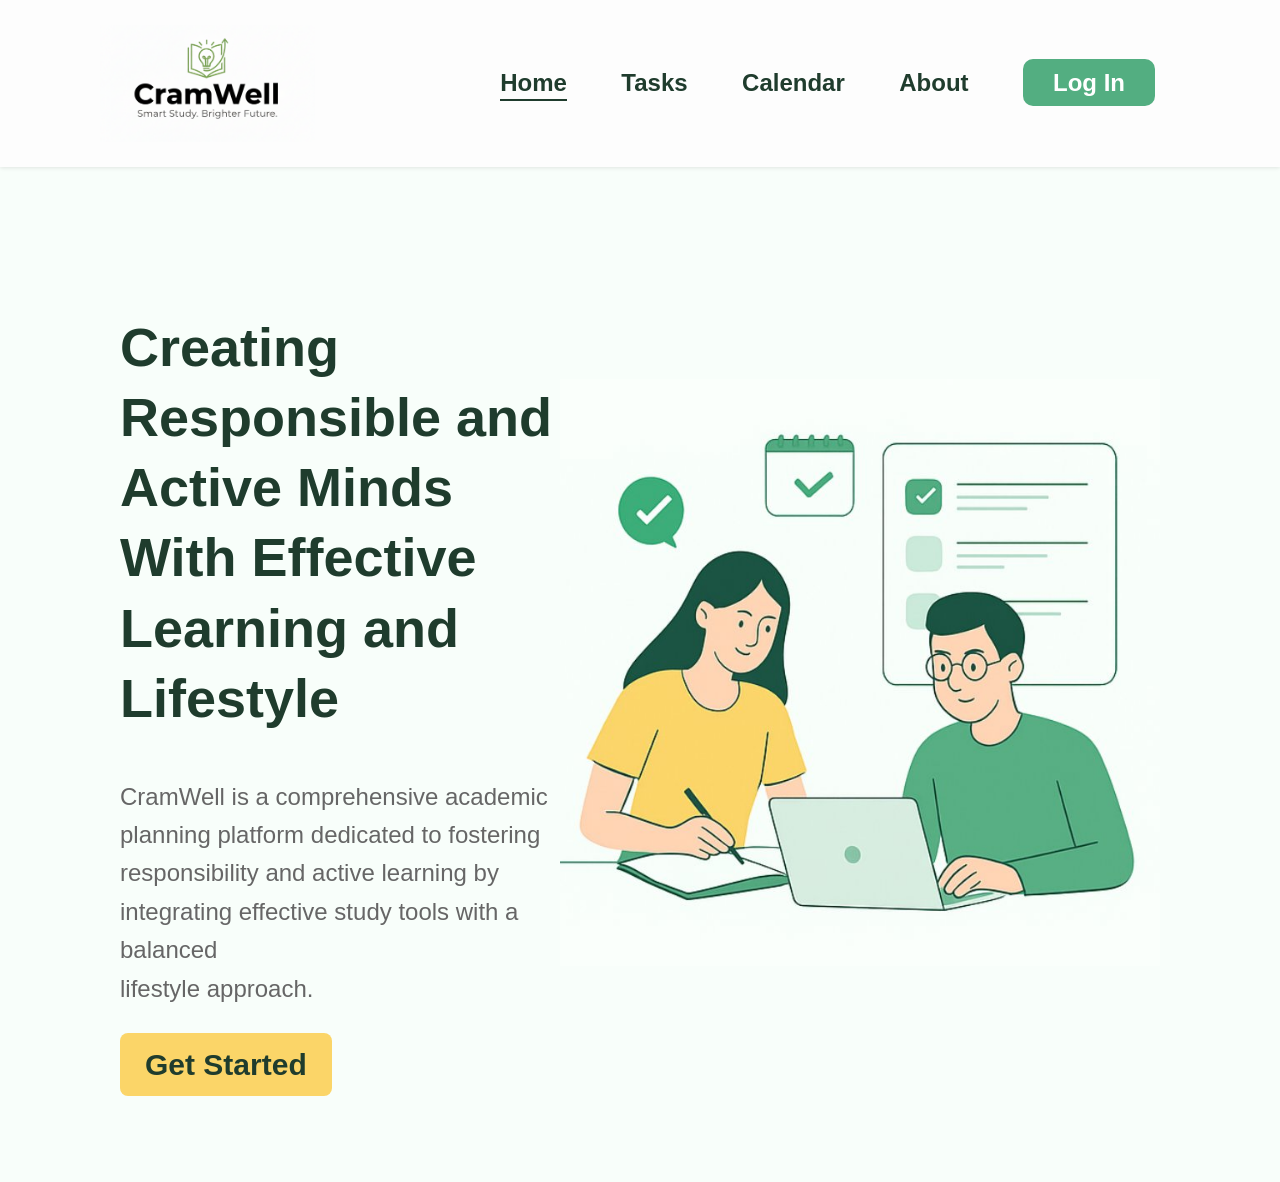
<file: index.html>
<!DOCTYPE html>
<html lang="en">
<head>
    <meta charset="UTF-8">
    <meta http-equiv="refresh" content="0; url=loged-out/index.html">
    <title>Cramwell</title>
</head>
<body>
    <p>
        Redirecting to
        <a href="loged-out/index.html">Cramwell</a>...
    </p>
</body>
</html>
</file>
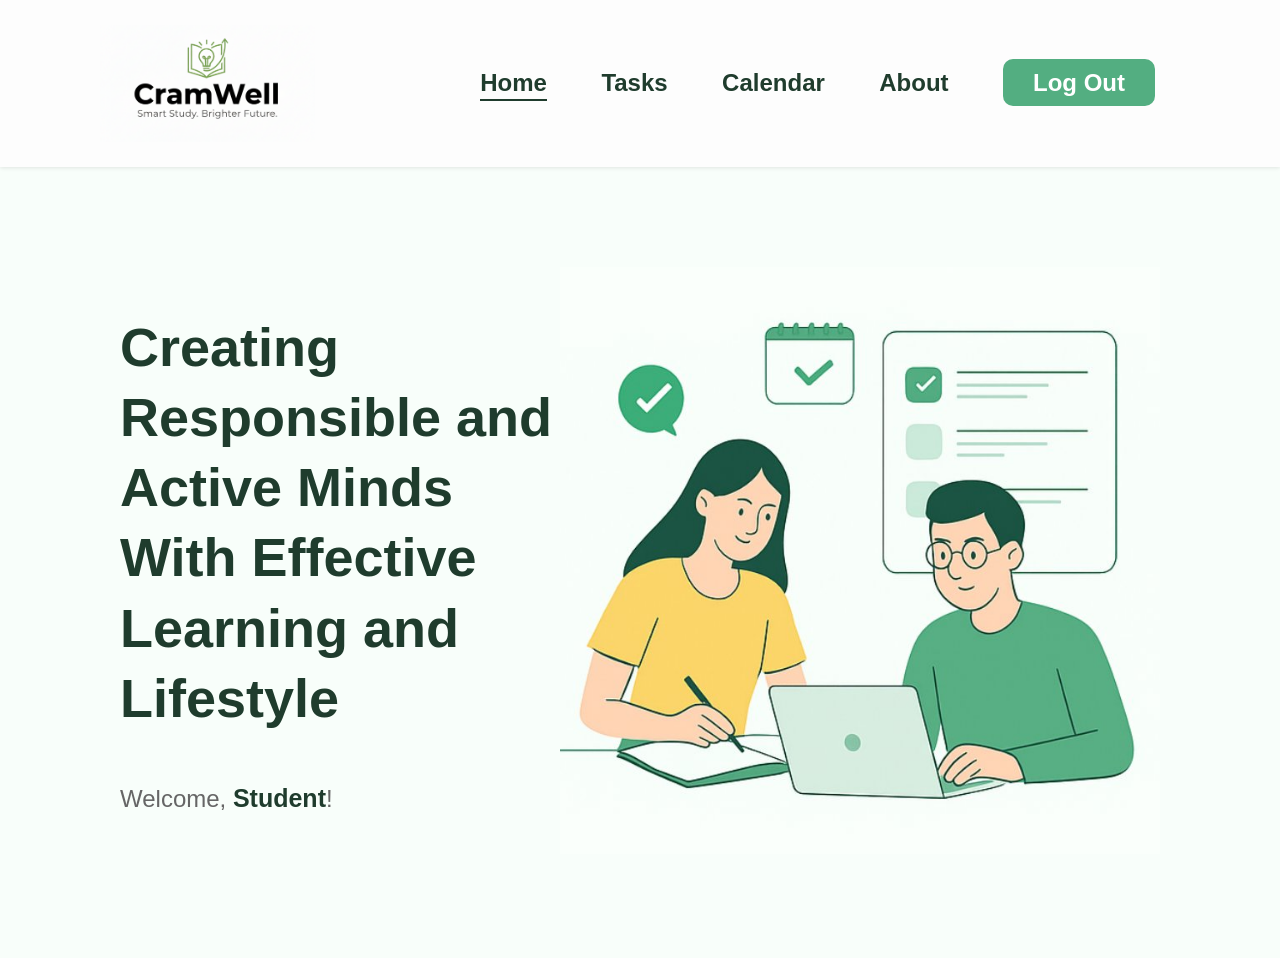
<file: loged-in/index.html>
<!DOCTYPE html>
<html lang="en">
<head>
	<title>CramWell | Home</title>
	<link rel="stylesheet" href="../css/style.css" />
</head>
<body>
	<header>
		<div class="logo">
			<img src="../image/cramWell.png" alt="CramWell Logo" style="width: 215px; height: auto;">
		</div>
		<nav>
			<a href="index.html" class="active">Home</a>
			<a href="tasks.html">Tasks</a>
			<a href="calendar.html" >Calendar</a>
			<a href="about.html">About</a>
			<a href="../loged-out/index.html" class="login-btn">Log Out</a>
		</nav>
	</header>

	<section class="main">
		<div class="text">
			<h1>Creating Responsible and Active Minds With Effective Learning and Lifestyle</h1>
			<p>Welcome, <strong><span id="userName">Student</span></strong>!</p>

		</div>
		<div class="illustration1">
			<img src="../image/homeIcon.jpg" />
		</div>
	</section>

	<script>
  const userName = localStorage.getItem("userName");

  if(userName) {
      document.getElementById("userName").textContent = userName;
  } else {
      document.getElementById("userName").textContent = "Student";
  }
	</script>
</body>
</html>
</file>
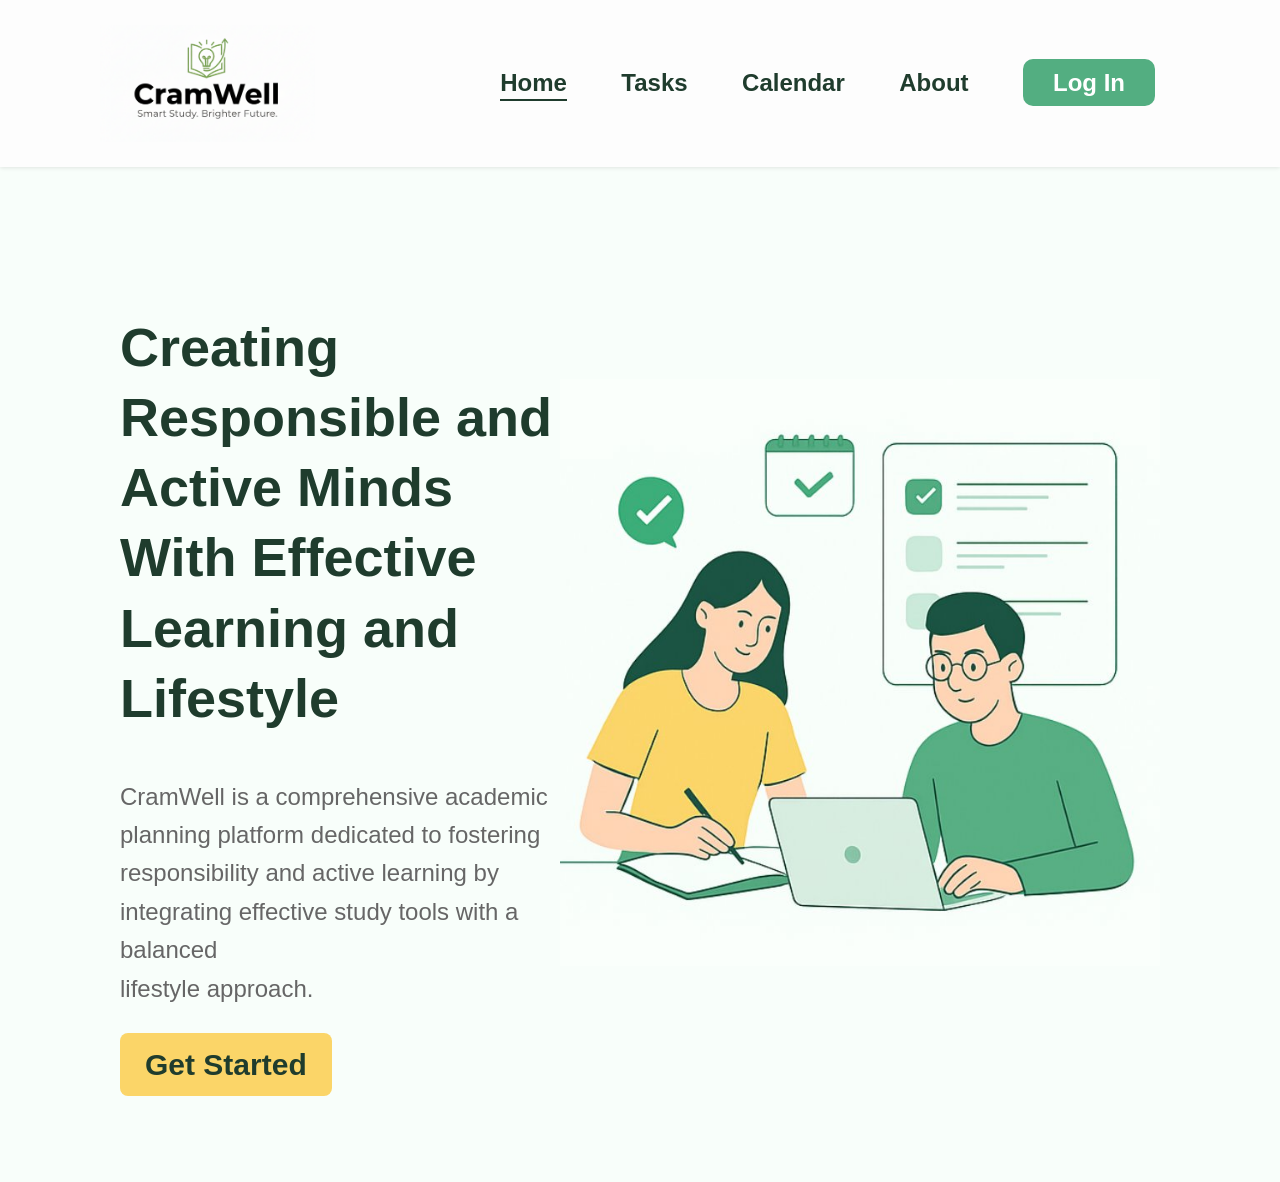
<file: loged-out/index.html>
<!DOCTYPE html>
<html lang="en">
<head>
	<title>CramWell | Home</title>
	<link rel="stylesheet" href="../css/style.css" />
</head>
<body>
	<header>
		<div class="logo">
			<img src="../image/cramWell.png" alt="CramWell Logo" style="width: 215px; height: auto;">
		</div>
		<nav>
			<a href="index.html" class="active">Home</a>
			<a href="tasks.html">Tasks</a>
			<a href="calendar.html" >Calendar</a>
			<a href="about.html">About</a>
			<a href="login.html" class="login-btn">Log In</a>
		</nav>
	</header>

	<section class="main">
		<div class="text">
			<h1>Creating Responsible and Active Minds With Effective Learning and Lifestyle</h1>
			<p>
				CramWell is a comprehensive academic planning platform dedicated to fostering responsibility and active learning by integrating effective study 
				tools with a balanced <br> lifestyle approach.
			</p>
			<a href="signup.html" class="btn">Get Started</a>

		</div>
		<div class="illustration1">
			<img src="../image/homeIcon.jpg" />
		</div>
	</section>
</body>
</html>
</file>
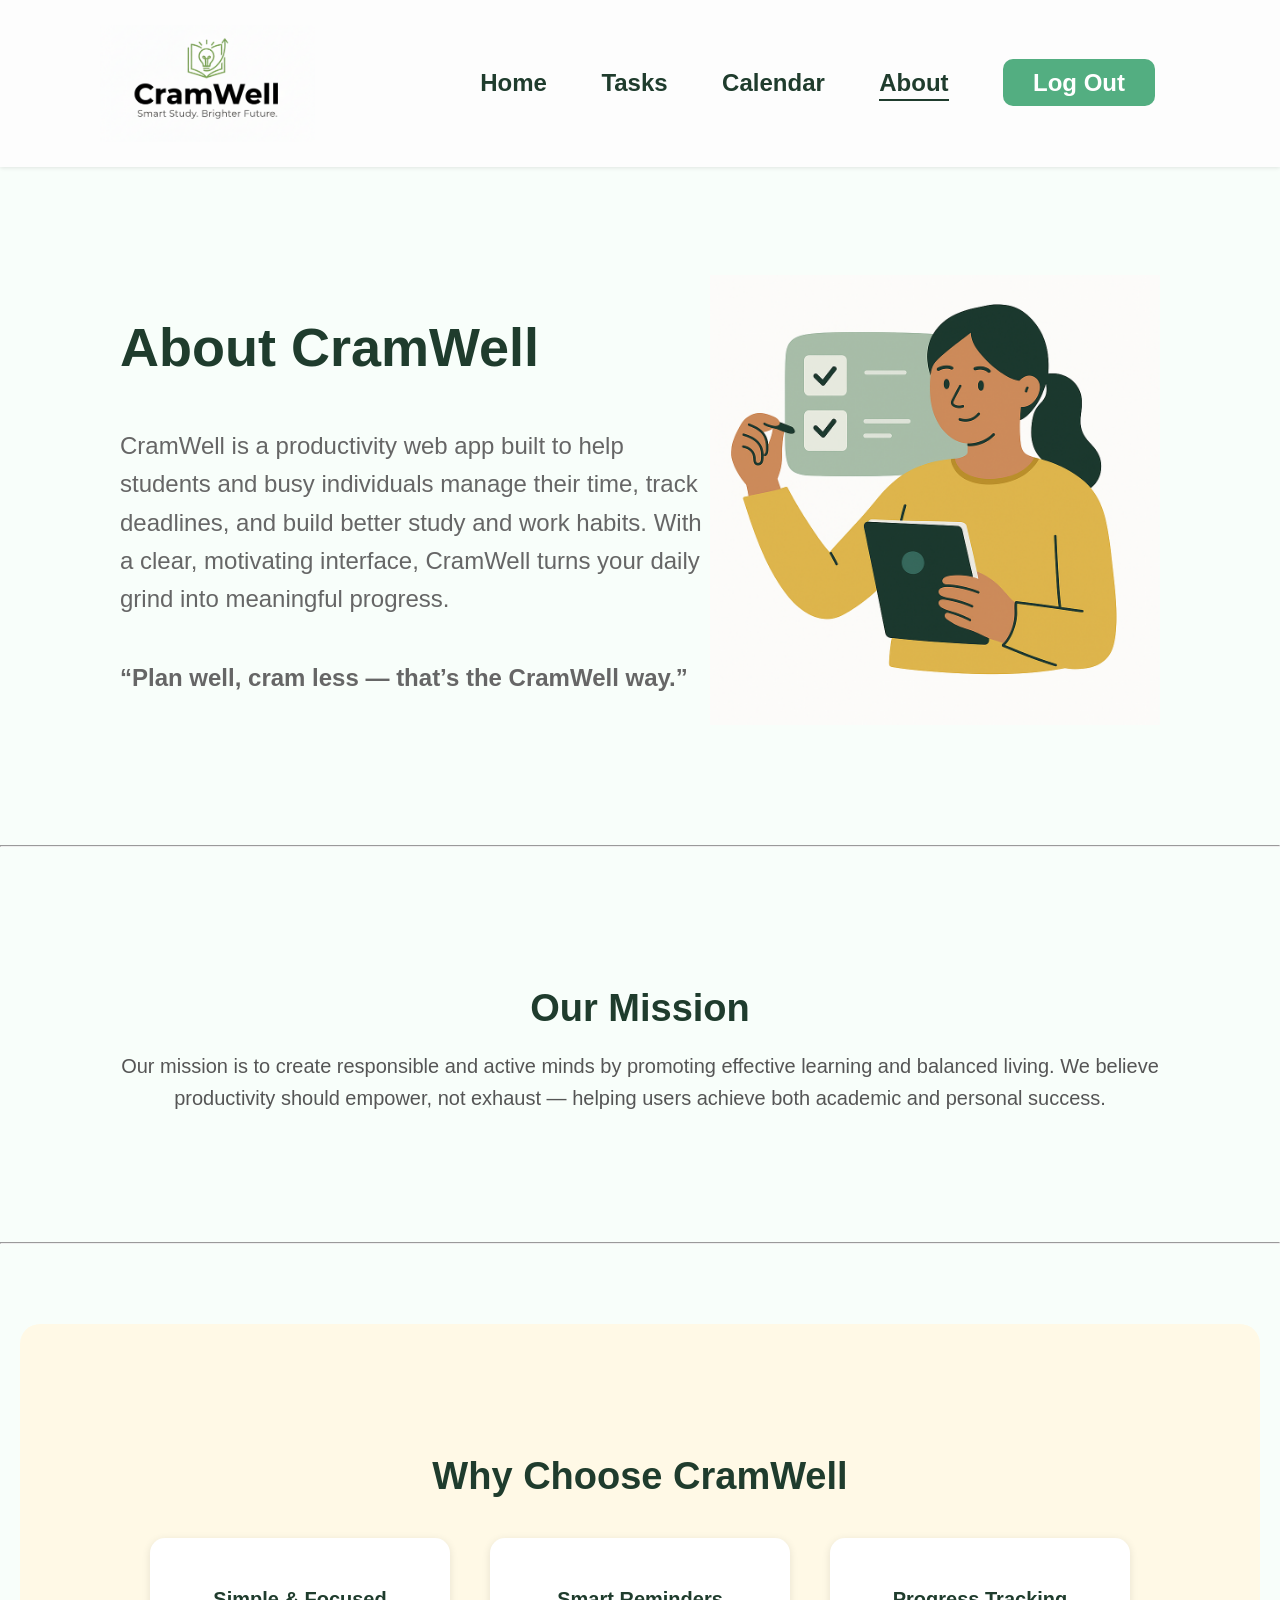
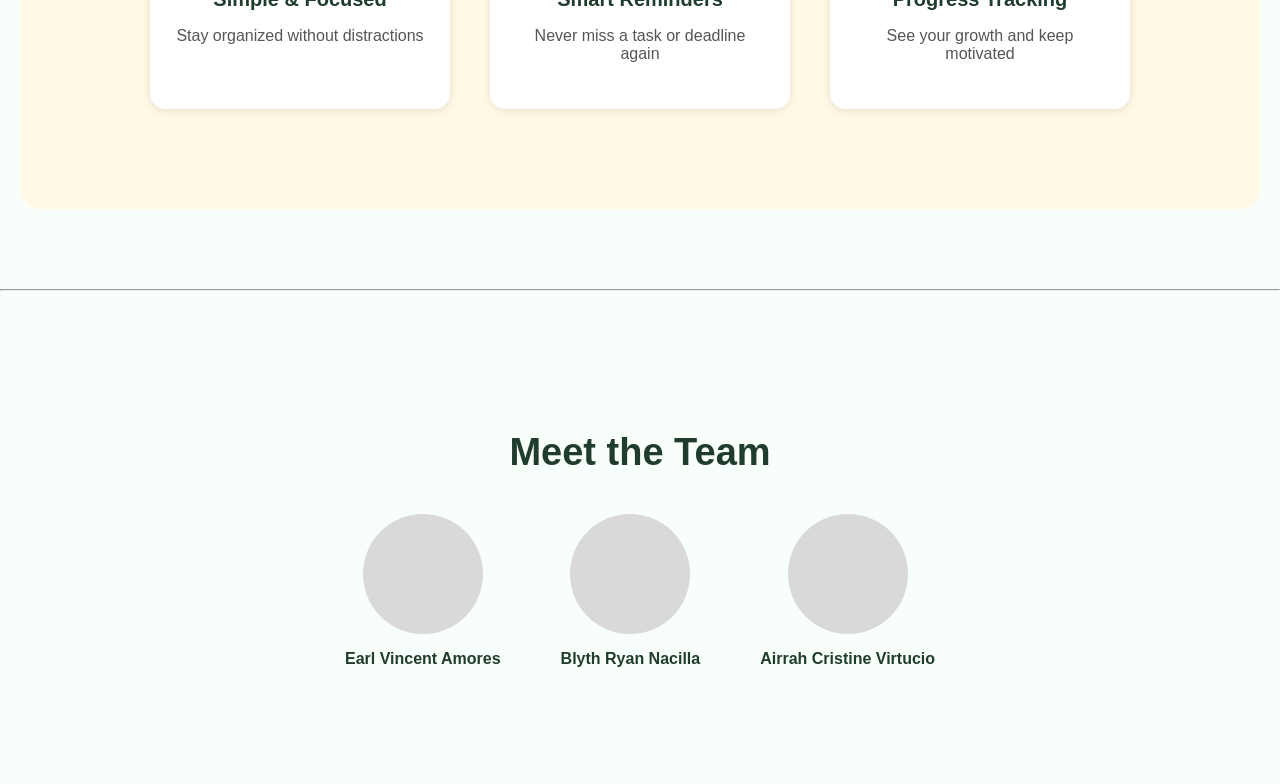
<file: loged-in/about.html>
<!DOCTYPE html>
<html lang="en">
<head>
	<meta charset="UTF-8">
	<meta name="viewport" content="width=device-width, initial-scale=1.0">
	<title>CramWell | About</title>
	<link rel="stylesheet" href="../css/style.css">
</head>
<body>
	<header>
		<div class="logo">
			<img src="../image/cramWell.png" alt="CramWell Logo" style="width: 215px; height: auto;">
		</div>
		<nav>
			<a href="index.html">Home</a>
			<a href="tasks.html">Tasks</a>
			<a href="calendar.html" >Calendar</a>
			<a href="about.html" class="active">About</a>
			<a href="../loged-out/index.html" class="login-btn">Log Out</a>
		</nav>
	</header>
	<main>
		<section class="main">
			<div class="text">
				<h1>About CramWell</h1>
				<p>
					CramWell is a productivity web app built to help students and busy individuals manage their time, track deadlines,
					and build better study and work habits. With a clear, motivating interface, CramWell turns your daily grind into meaningful progress.
				</p>
				<p><strong>“Plan well, cram less — that’s the CramWell way.”</strong></p>
			</div>
			<div class="illustration">
				<img src="../image/about.png" alt="Student planning illustration">
			</div>
		</section>
		<hr>
		<section class="content">
			<h1>Our Mission</h1>
			<p>
				Our mission is to create responsible and active minds by promoting effective learning and balanced living.
				We believe productivity should empower, not exhaust — helping users achieve both academic and personal success.
			</p>
		</section>
		<hr>
		<section class="why-choose">
		  <h1>Why Choose CramWell</h1>
		  <div class="features">
			<div class="feature">
			  <h3>Simple & Focused</h3>
			  <p>Stay organized without distractions</p>
			</div>
			<div class="feature">
			  <h3>Smart Reminders</h3>
			  <p>Never miss a task or deadline again</p>
			</div>
			<div class="feature">
			  <h3>Progress Tracking</h3>
			  <p>See your growth and keep motivated</p>
			</div>
		  </div>
		</section>
		<hr>
		<section class="team">
		  <h1>Meet the Team</h1>
		  <div class="members">
			<div class="member">
			  <div class="avatar"></div>
			  <p><strong>Earl Vincent Amores</strong></p>
			</div>
			<div class="member">
			  <div class="avatar"></div>
			  <p><strong>Blyth Ryan Nacilla</strong></p>
			</div>
			<div class="member">
			  <div class="avatar"></div>
			  <p><strong>Airrah Cristine Virtucio</strong></p>
			</div>
		  </div>
		</section>

	</main>
</body>
</html>
</file>
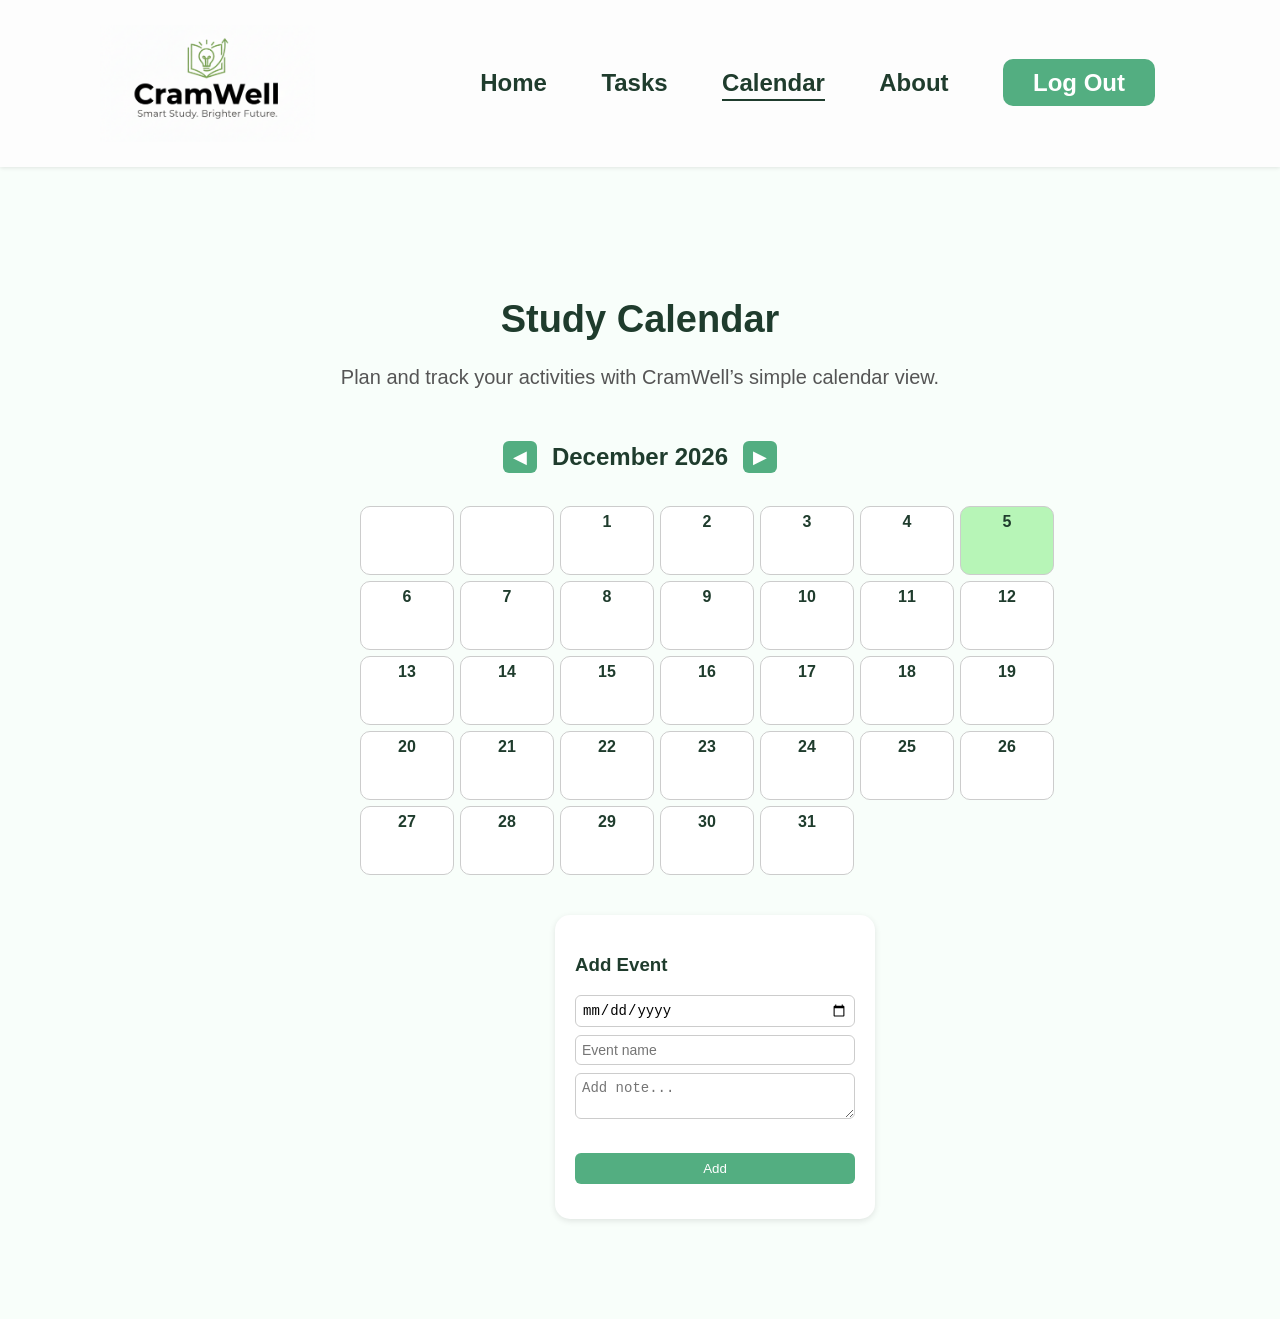
<file: loged-in/calendar.html>
<!DOCTYPE html>
<html lang="en">
<head>
	<title>CramWell | Calendar</title>
	<link rel="stylesheet" href="../css/style.css">
</head>

<body>
<header>
		<div class="logo">
			<img src="../image/cramWell.png" alt="CramWell Logo" style="width: 215px; height: auto;">
		</div>
		<nav>
			<a href="index.html">Home</a>
			<a href="tasks.html">Tasks</a>
			<a href="calendar.html" class="active">Calendar</a>
			<a href="about.html">About</a>
			<a href="../loged-out/index.html" class="login-btn">Log Out</a>
		</nav>
	</header>

<section class="content">
  <h1>Study Calendar</h1>
  <p>Plan and track your activities with CramWell’s simple calendar view.</p>

  <div class="calendar-container">
    <div>
      <div class="month-nav">
        <button id="prevMonth">&#9664;</button>
        <h2 id="monthYear"></h2>
        <button id="nextMonth">&#9654;</button>
      </div>
      <div id="calendar"></div>
    </div>

    <div class="event-box">
      <h3>Add Event</h3>
      <form id="eventForm">
        <input type="date" id="eventDate" required>
        <input type="text" id="eventTitle" placeholder="Event name" required>
        <textarea id="eventNote" placeholder="Add note..." rows="2"></textarea><br>
        <button type="submit">Add</button>
      </form>
      <div id="eventList"></div>
    </div>
  </div>
</section>

<script>
const calendar=document.getElementById('calendar');
const monthYearDisplay=document.getElementById('monthYear');
const eventList=document.getElementById('eventList');
let events=JSON.parse(localStorage.getItem("events"))||{};
let currentDate=new Date();

function saveEvents(){localStorage.setItem("events",JSON.stringify(events));}

function renderCalendar(year,month){
  calendar.innerHTML='';
  const firstDay=new Date(year,month,1);
  const daysInMonth=new Date(year,month+1,0).getDate();
  const startDay=firstDay.getDay();
  const today=new Date();
  const isCurrentMonth=today.getMonth()===month&&today.getFullYear()===year;
  monthYearDisplay.textContent=new Date(year,month).toLocaleString('default',{month:'long',year:'numeric'});

  for(let i=0;i<startDay;i++){
    const empty=document.createElement('div');
    empty.className='day blank';
    calendar.appendChild(empty);
  }

  for(let i=1;i<=daysInMonth;i++){
    const dateKey=`${year}-${String(month+1).padStart(2,'0')}-${String(i).padStart(2,'0')}`;
    const dayEl=document.createElement('div');
    dayEl.className='day';
    dayEl.innerHTML=`<strong>${i}</strong>`;
    if(isCurrentMonth&&i===today.getDate()) dayEl.classList.add('current-day');
    if(events[dateKey]) events[dateKey].forEach(ev=>{
      const evDiv=document.createElement('div');
      evDiv.className=`event ${ev.done?"done":""}`;
      evDiv.textContent=ev.title;
      dayEl.appendChild(evDiv);
    });
    dayEl.onclick=()=>showEvents(dateKey);
    calendar.appendChild(dayEl);
  }
}

function showEvents(dateKey){
  eventList.innerHTML=`<h3>Events on ${dateKey}</h3>`;
  const dayEvents=events[dateKey]||[];
  if(!dayEvents.length) eventList.innerHTML+=`<p>No events yet.</p>`;
  dayEvents.forEach((ev,index)=>{
    const item=document.createElement('div');
    item.className='event-item';
    item.innerHTML=`
      <label style="display:flex;align-items:center;gap:8px;">
        <input type="checkbox" ${ev.done?"checked":""} onchange="toggleDone('${dateKey}',${index})">
        <strong class="${ev.done?"done":""}">${ev.title}</strong>
      </label>
      ${ev.note?`<p class="note">📝 ${ev.note}</p>`:""}
      <button onclick="removeEvent('${dateKey}',${index})" style="background:#e74c3c;">Delete</button>
    `;
    eventList.appendChild(item);
  });
}

function toggleDone(dateKey,index){
  events[dateKey][index].done=!events[dateKey][index].done;
  saveEvents();
  showEvents(dateKey);
  renderCalendar(currentDate.getFullYear(),currentDate.getMonth());
}

function removeEvent(dateKey,index){
  events[dateKey].splice(index,1);
  if(!events[dateKey].length) delete events[dateKey];
  saveEvents();
  showEvents(dateKey);
  renderCalendar(currentDate.getFullYear(),currentDate.getMonth());
}

document.getElementById("eventForm").addEventListener("submit",e=>{
  e.preventDefault();
  const date=document.getElementById("eventDate").value;
  const title=document.getElementById("eventTitle").value.trim();
  const note=document.getElementById("eventNote").value.trim();
  if(!date||!title) return;
  if(!events[date]) events[date]=[];
  events[date].push({title,note,done:false});
  saveEvents();
  e.target.reset();
  const [year,month]=date.split('-').map(Number);
  renderCalendar(year,month-1);
  showEvents(date);
});

function changeMonth(offset){
  currentDate.setMonth(currentDate.getMonth()+offset);
  renderCalendar(currentDate.getFullYear(),currentDate.getMonth());
}

document.getElementById('prevMonth').addEventListener('click',()=>changeMonth(-1));
document.getElementById('nextMonth').addEventListener('click',()=>changeMonth(1));

renderCalendar(currentDate.getFullYear(),currentDate.getMonth());
</script>
</body>
</html>
</file>
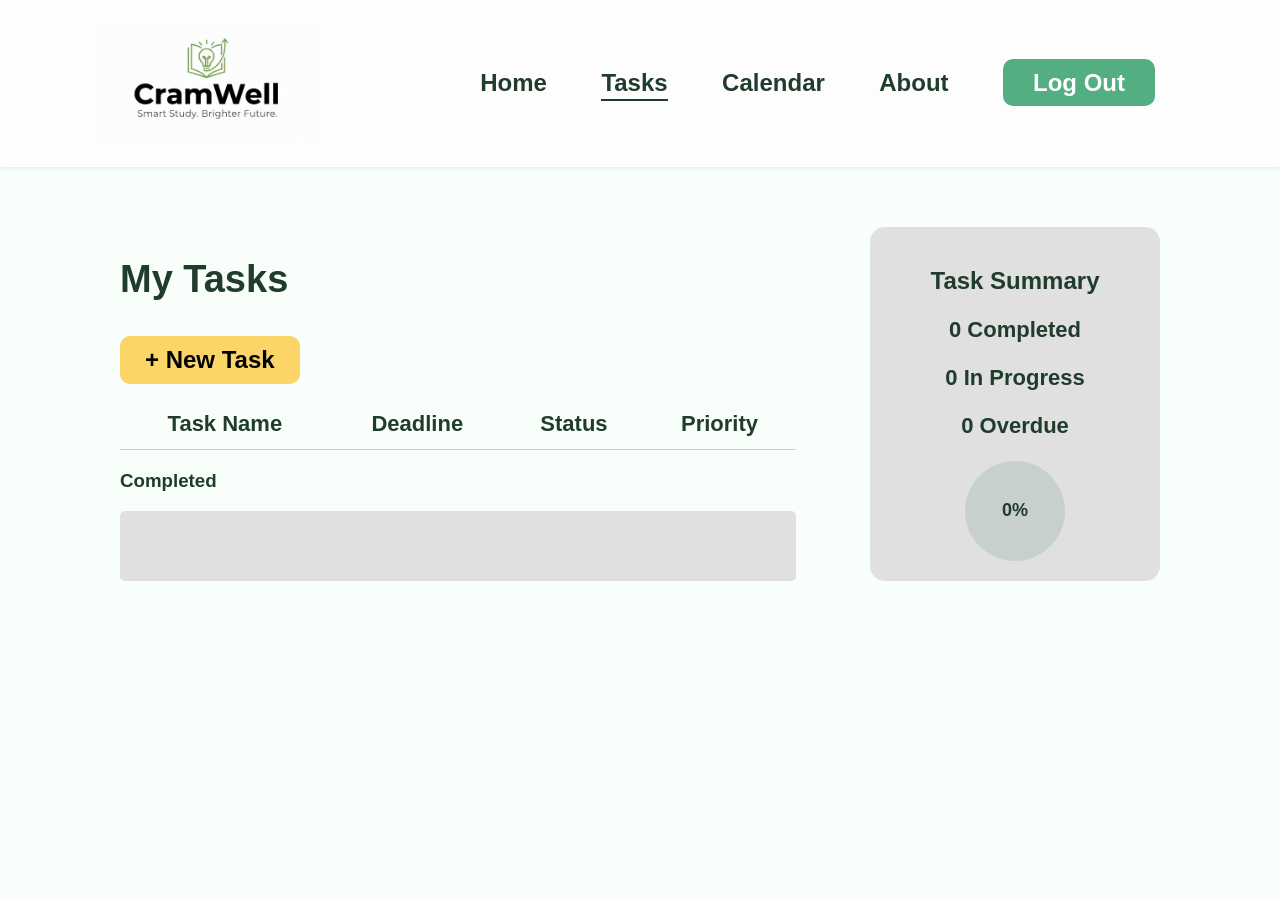
<file: loged-in/tasks.html>
<!DOCTYPE html>
<html lang="en">
<head>
	<meta charset="UTF-8">
	<meta name="viewport" content="width=device-width, initial-scale=1.0">
	<title>CramWell | Tasks</title>
	<link rel="stylesheet" href="../css/style.css">
</head>
<body>
	<header>
		<div class="logo">
			<img src="../image/cramWell.png" alt="CramWell Logo" style="width: 215px; height: auto;">
		</div>
		<nav>
			<a href="index.html">Home</a>
			<a href="tasks.html" class="active">Tasks</a>
			<a href="calendar.html" >Calendar</a>
			<a href="about.html">About</a>
			<a href="../loged-out/index.html" class="login-btn">Log Out</a>
		</nav>
	</header>

	<main class="task-container">
		<section class="task-list">
			<h2>My Tasks</h2>
			<button class="new-task">+ New Task</button>

			<table id="taskTable">
				<thead>
					<tr>
						<th>Task Name</th>
						<th>Deadline</th>
						<th>Status</th>
						<th>Priority</th>
					</tr>
				</thead>
				<tbody></tbody>
			</table>

			<h3>Completed</h3>
			<div class="completed-box" id="completedList"></div>
		</section>

		<aside class="summary-box">
			<h1>Task Summary</h1>
			<p><span id="completedCount">0</span> Completed</p>
			<p><span id="progressCount">0</span> In Progress</p>
			<p><span id="overdueCount">0</span> Overdue</p>
			<div class="circle"  id="progressCircle">0%
			
			</div>
		</aside>
	</main>

	<div id="taskModal" class="modal">
		<div class="modal-content">
			<h3>Add New Task</h3>
			<input type="text" id="taskName" placeholder="Task Name">
			<input type="date" id="taskDeadline">
			<select id="taskPriority">
				<option value="Low">Low</option>
				<option value="Medium">Medium</option>
				<option value="High">High</option>
			</select>
			<button id="addTaskBtn">Add Task</button>
			<button id="closeModal">Cancel</button>
		</div>
	</div>

	<script>
		const newTaskBtn = document.querySelector('.new-task');
		const modal = document.getElementById('taskModal');
		const closeModal = document.getElementById('closeModal');
		const addTaskBtn = document.getElementById('addTaskBtn');
		const taskTable = document.querySelector('#taskTable tbody');
		const completedList = document.getElementById('completedList');

		let tasks = [];

		const savedTasks = localStorage.getItem('tasks');
		if (savedTasks) {
			tasks = JSON.parse(savedTasks);
			updateUI();
		}

		newTaskBtn.onclick = () => modal.style.display = 'flex';
		closeModal.onclick = () => modal.style.display = 'none';

		addTaskBtn.onclick = () => {
			const name = document.getElementById('taskName').value.trim();
			const deadline = document.getElementById('taskDeadline').value;
			const priority = document.getElementById('taskPriority').value;

			if (!name || !deadline) return alert('Please fill in all fields.');

			const task = { name, deadline, status: "In Progress", priority };
			tasks.push(task);
			updateUI();
			modal.style.display = 'none';

			document.querySelectorAll('#taskModal input').forEach(el => el.value = '');
			document.getElementById('taskPriority').value = 'Low';
		};

		function updateUI() {
			taskTable.innerHTML = '';
			completedList.innerHTML = '';
			let completed = 0, inProgress = 0, overdue = 0;

			tasks.forEach((task, i) => {
				const today = new Date();
				const deadlineDate = new Date(task.deadline + "T23:59:59");
				if (task.status !== "Completed" && today > deadlineDate) {
					task.status = "Overdue";
				}

				if (task.status === 'Completed') {
					completed++;
					completedList.innerHTML += `
						<div class="completed-item">
							<span>${task.name}</span>
							<button class="remove-btn" data-index="${i}">Remove</button>
						</div>`;
				} else {
					if (task.status === 'In Progress') inProgress++;
					if (task.status === 'Overdue') overdue++;

					let dotColor = task.status === 'Overdue' ? 'red' : 'blue';

					taskTable.innerHTML += `
					<tr>
						<td>${task.name}</td>
						<td>${new Date(task.deadline).toDateString()}</td>
						<td><span class="dot ${dotColor}"></span>${task.status}</td>
						<td>${task.priority}</td>
						<td><button class="complete-btn" data-index="${i}">Complete</button></td>
					</tr>`;
				}
			});

			document.querySelectorAll('.complete-btn').forEach(btn => {
				btn.onclick = () => {
					const i = parseInt(btn.getAttribute('data-index'));
					tasks[i].status = 'Completed';
					updateUI();
				};
			});

			document.querySelectorAll('.remove-btn').forEach(btn => {
				btn.onclick = () => {
					const i = parseInt(btn.getAttribute('data-index'));
					tasks.splice(i, 1);
					updateUI();
				};
			});

			document.getElementById('completedCount').textContent = completed;
			document.getElementById('progressCount').textContent = inProgress;
			document.getElementById('overdueCount').textContent = overdue;

			const total = tasks.length;
			const percent = total ? Math.round((completed / total) * 100) : 0;

			const circle = document.getElementById('progressCircle');
			circle.style.background = `conic-gradient(#1abc9c 0% ${percent}%, #c7d0cc ${percent}% 100%)`;
			circle.textContent = percent + '%';


			localStorage.setItem('tasks', JSON.stringify(tasks));
		}
		</script>


</body>
</html>
</file>
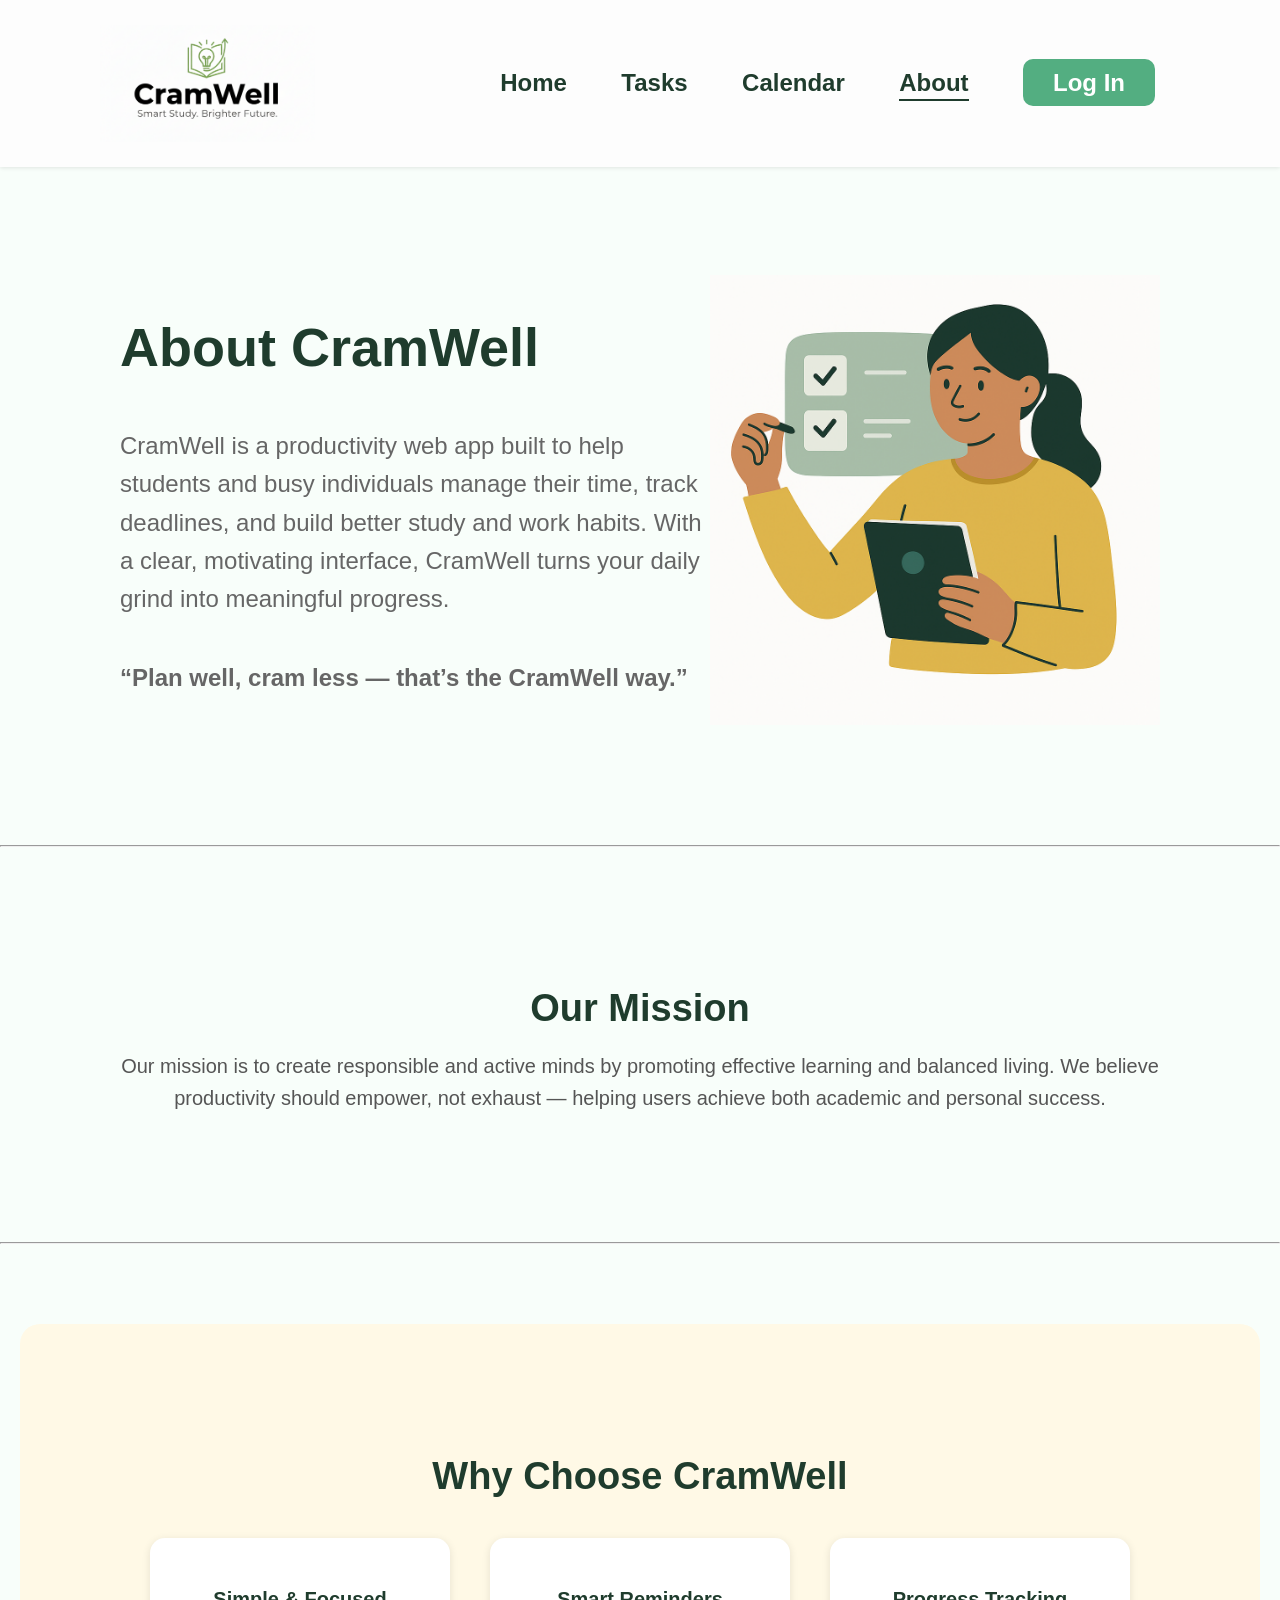
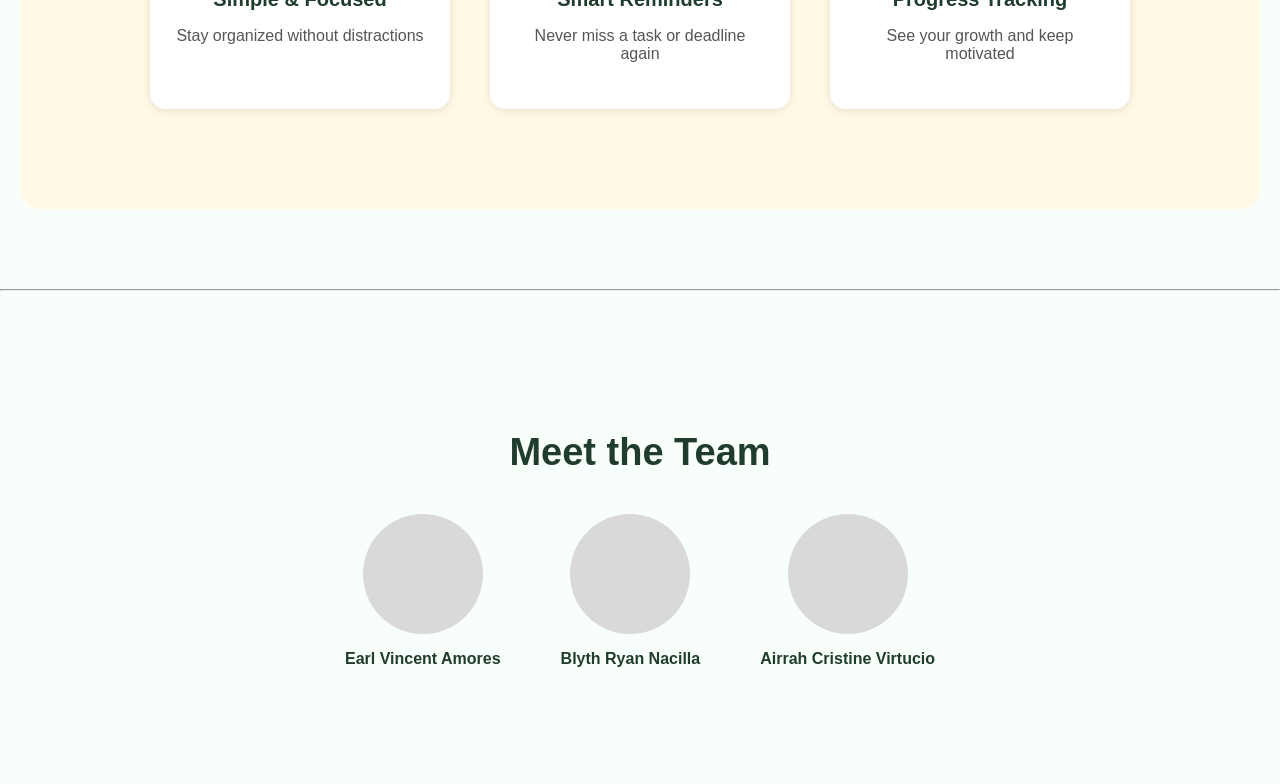
<file: loged-out/about.html>
<!DOCTYPE html>
<html lang="en">
<head>
	<meta charset="UTF-8">
	<meta name="viewport" content="width=device-width, initial-scale=1.0">
	<title>CramWell | About</title>
	<link rel="stylesheet" href="../css/style.css">
</head>
<body>
	<header>
		<div class="logo">
			<img src="../image/cramWell.png" alt="CramWell Logo" style="width: 215px; height: auto;">
		</div>
		<nav>
			<a href="index.html">Home</a>
			<a href="tasks.html">Tasks</a>
			<a href="calendar.html" >Calendar</a>
			<a href="about.html" class="active">About</a>
			<a href="login.html" class="login-btn">Log In</a>
		</nav>
	</header>
	<main>
		<section class="main">
			<div class="text">
				<h1>About CramWell</h1>
				<p>
					CramWell is a productivity web app built to help students and busy individuals manage their time, track deadlines,
					and build better study and work habits. With a clear, motivating interface, CramWell turns your daily grind into meaningful progress.
				</p>
				<p><strong>“Plan well, cram less — that’s the CramWell way.”</strong></p>
			</div>
			<div class="illustration">
				<img src="../image/about.png" alt="Student planning illustration">
			</div>
		</section>
		<hr>
		<section class="content">
			<h1>Our Mission</h1>
			<p>
				Our mission is to create responsible and active minds by promoting effective learning and balanced living.
				We believe productivity should empower, not exhaust — helping users achieve both academic and personal success.
			</p>
		</section>
		<hr>
		<section class="why-choose">
		  <h1>Why Choose CramWell</h1>
		  <div class="features">
			<div class="feature">
			  <h3>Simple & Focused</h3>
			  <p>Stay organized without distractions</p>
			</div>
			<div class="feature">
			  <h3>Smart Reminders</h3>
			  <p>Never miss a task or deadline again</p>
			</div>
			<div class="feature">
			  <h3>Progress Tracking</h3>
			  <p>See your growth and keep motivated</p>
			</div>
		  </div>
		</section>
		<hr>
		<section class="team">
		  <h1>Meet the Team</h1>
		  <div class="members">
			<div class="member">
			  <div class="avatar"></div>
			  <p><strong>Earl Vincent Amores</strong></p>
			</div>
			<div class="member">
			  <div class="avatar"></div>
			  <p><strong>Blyth Ryan Nacilla</strong></p>
			</div>
			<div class="member">
			  <div class="avatar"></div>
			  <p><strong>Airrah Cristine Virtucio</strong></p>
			</div>
		  </div>
		</section>

	</main>
</body>
</html>
</file>
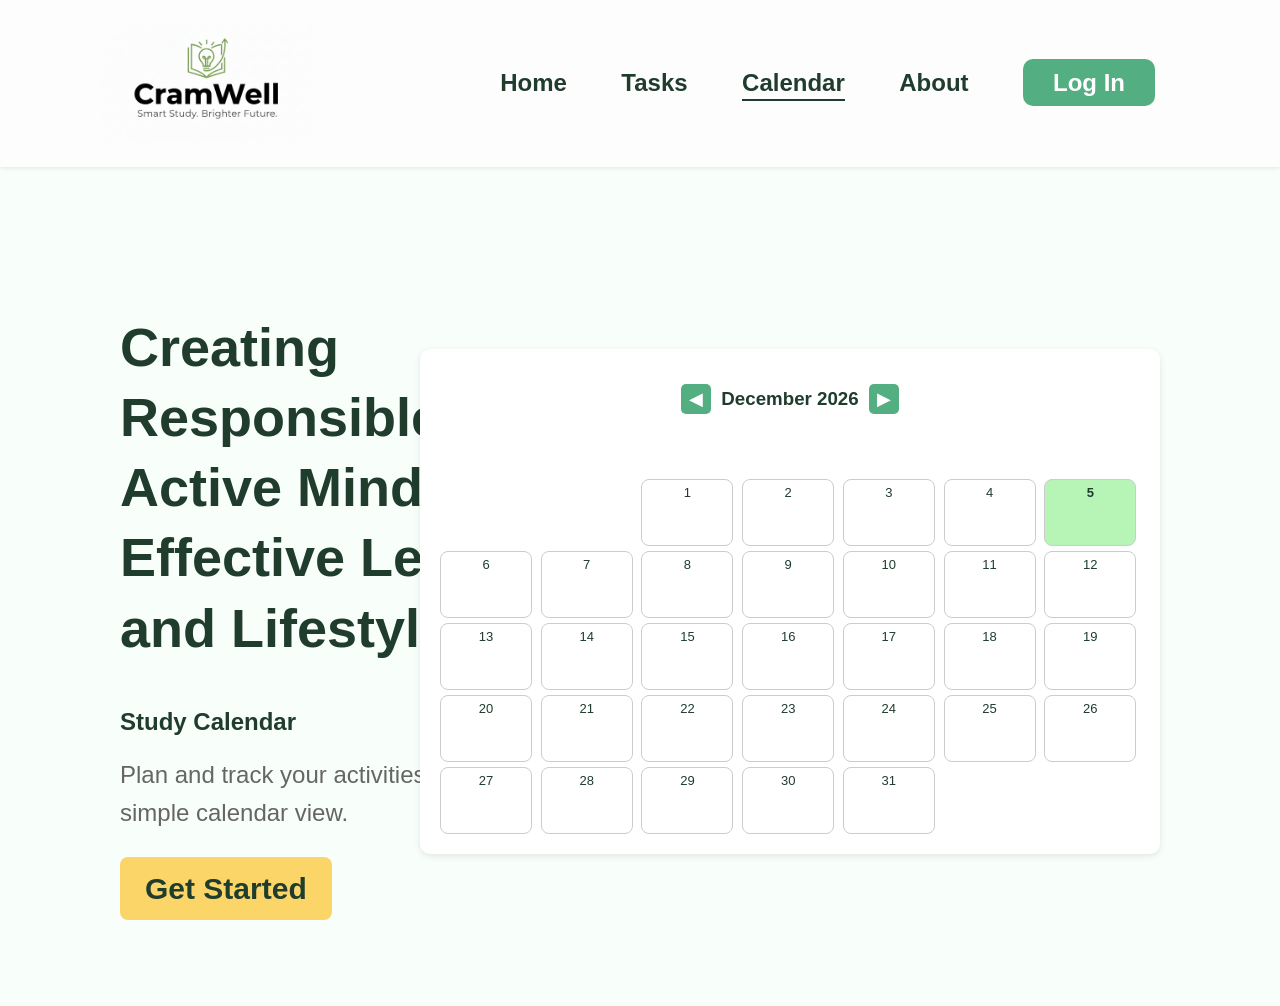
<file: loged-out/calendar.html>
<!DOCTYPE html>
<html lang="en">
<head>
	<title>CramWell | Calendar</title>
	<link rel="stylesheet" href="../css/style.css">
	<style>
		.calendar-container {
			background: #fff;
			padding: 20px;
			border-radius: 10px;
			box-shadow: 0 2px 6px rgba(0,0,0,0.1);
			text-align: center;
			margin-left: -200px;
		}
		.month-nav {
			display: flex;
			justify-content: center;
			align-items: center;
			gap: 10px;
			margin-bottom: 10px;
		}
		.month-nav button {
			background: #53ae81;
			color: #fff;
			border: none;
			border-radius: 5px;
			padding: 4px 8px;
			cursor: pointer;
		}
		#calendar {
			display: grid;
			grid-template-columns: repeat(7, 1fr);
			gap: 5px;
			width: 700px;
			margin: 0 auto;
		}
		.day {
			background: #fff;
			border: 1px solid #ccc;
			border-radius: 8px;
			padding: 5px;
			height: 45px;
			text-align: center;
			font-size: 13px;
		}
		.day:hover {
			background: #e8f5e9;
		}
		.current-day {
			background: #b7f5b7;
			font-weight: bold;
		}
	</style>
</head>
<body>
	<header>
		<div class="logo">
			<img src="../image/cramWell.png" alt="CramWell Logo" style="width: 215px; height: auto;">
		</div>
		<nav>
			<a href="index.html">Home</a>
			<a href="tasks.html">Tasks</a>
			<a href="calendar.html" class="active">Calendar</a>
			<a href="about.html">About</a>
			<a href="login.html" class="login-btn">Log In</a>
		</nav>
	</header>

	<section class="main">
		<div class="text">
			<h1>Creating Responsible and Active Minds With Effective Learning and Lifestyle</h1>
			<h2>Study Calendar</h2>
			<p>Plan and track your activities with CramWell’s simple calendar view.</p>
			<a href="signup.html" class="btn">Get Started</a>
		</div>

		<div class="calendar-container">
			<div class="month-nav">
				<button id="prevMonth">&#9664;</button>
				<h3 id="monthYear"></h3>
				<button id="nextMonth">&#9654;</button>
			</div>
			<div id="calendar"></div>
		</div>
	</section>

	<script>
		const calendar = document.getElementById('calendar');
		const monthYear = document.getElementById('monthYear');
		let currentDate = new Date();

		function renderCalendar(year, month) {
			calendar.innerHTML = '';
			const firstDay = new Date(year, month, 1).getDay();
			const daysInMonth = new Date(year, month + 1, 0).getDate();
			const today = new Date();
			const isCurrent = today.getMonth() === month && today.getFullYear() === year;
			monthYear.textContent = new Date(year, month).toLocaleString('default', { month: 'long', year: 'numeric' });
			for (let i = 0; i < firstDay; i++) calendar.appendChild(document.createElement('div'));
			for (let i = 1; i <= daysInMonth; i++) {
				const day = document.createElement('div');
				day.className = 'day';
				day.textContent = i;
				if (isCurrent && i === today.getDate()) day.classList.add('current-day');
				calendar.appendChild(day);
			}
		}

		document.getElementById('prevMonth').onclick = () => {
			currentDate.setMonth(currentDate.getMonth() - 1);
			renderCalendar(currentDate.getFullYear(), currentDate.getMonth());
		};
		document.getElementById('nextMonth').onclick = () => {
			currentDate.setMonth(currentDate.getMonth() + 1);
			renderCalendar(currentDate.getFullYear(), currentDate.getMonth());
		};
		renderCalendar(currentDate.getFullYear(), currentDate.getMonth());
	</script>
</body>
</html>
</file>
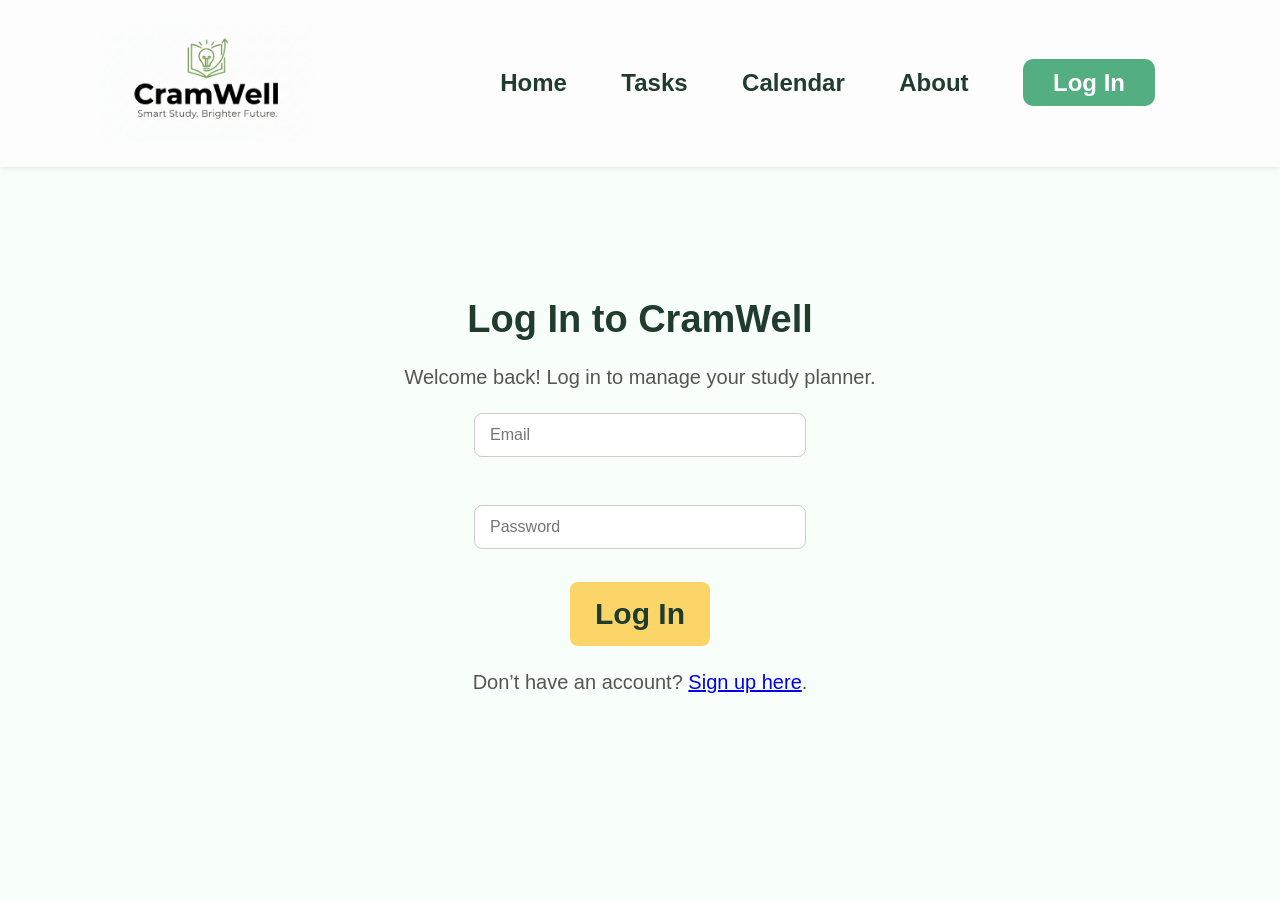
<file: loged-out/login.html>
<!DOCTYPE html>
<html lang="en">
<head>
	<meta charset="UTF-8">
	<meta name="viewport" content="width=device-width, initial-scale=1.0">
	<title>CramWell | Log In</title>
	<link rel="stylesheet" href="../css/style.css">
</head>
<body>
	<header>
		<div class="logo">
			<img src="../image/cramWell.png" alt="CramWell Logo" style="width: 215px; height: auto;">
		</div>
		<nav>
			<a href="index.html">Home</a>
			<a href="tasks.html">Tasks</a>
			<a href="calendar.html" >Calendar</a>
			<a href="about.html">About</a>
			<a href="login.html" class="login-btn" >Log In</a>
		</nav>
	</header>

	<section class="content login-box">
		<h1>Log In to CramWell</h1>
		<p>Welcome back! Log in to manage your study planner.</p>
		<form id="loginForm">
			<input type="email" id="email" placeholder="Email" required><br>
			<input type="password" id="password" placeholder="Password" required><br>
			<button type="submit" class="btn">Log In</button>
		</form>
		<p>Don’t have an account? <a href="signup.html">Sign up here</a>.</p>
	</section>

	<script>
		document.getElementById("loginForm").addEventListener("submit", function(e) {
			e.preventDefault();

			let email = document.getElementById("email").value;
			let password = document.getElementById("password").value;

			let savedEmail = localStorage.getItem("userEmail");
			let savedPassword = localStorage.getItem("userPassword");

			if (email === savedEmail && password === savedPassword) {
				alert("Login successful!");
				window.location.href = "../loged-in/index.html";
			} else {
				alert("Invalid email or password!");
			}
		});
	</script>
</body>
</html>
</file>
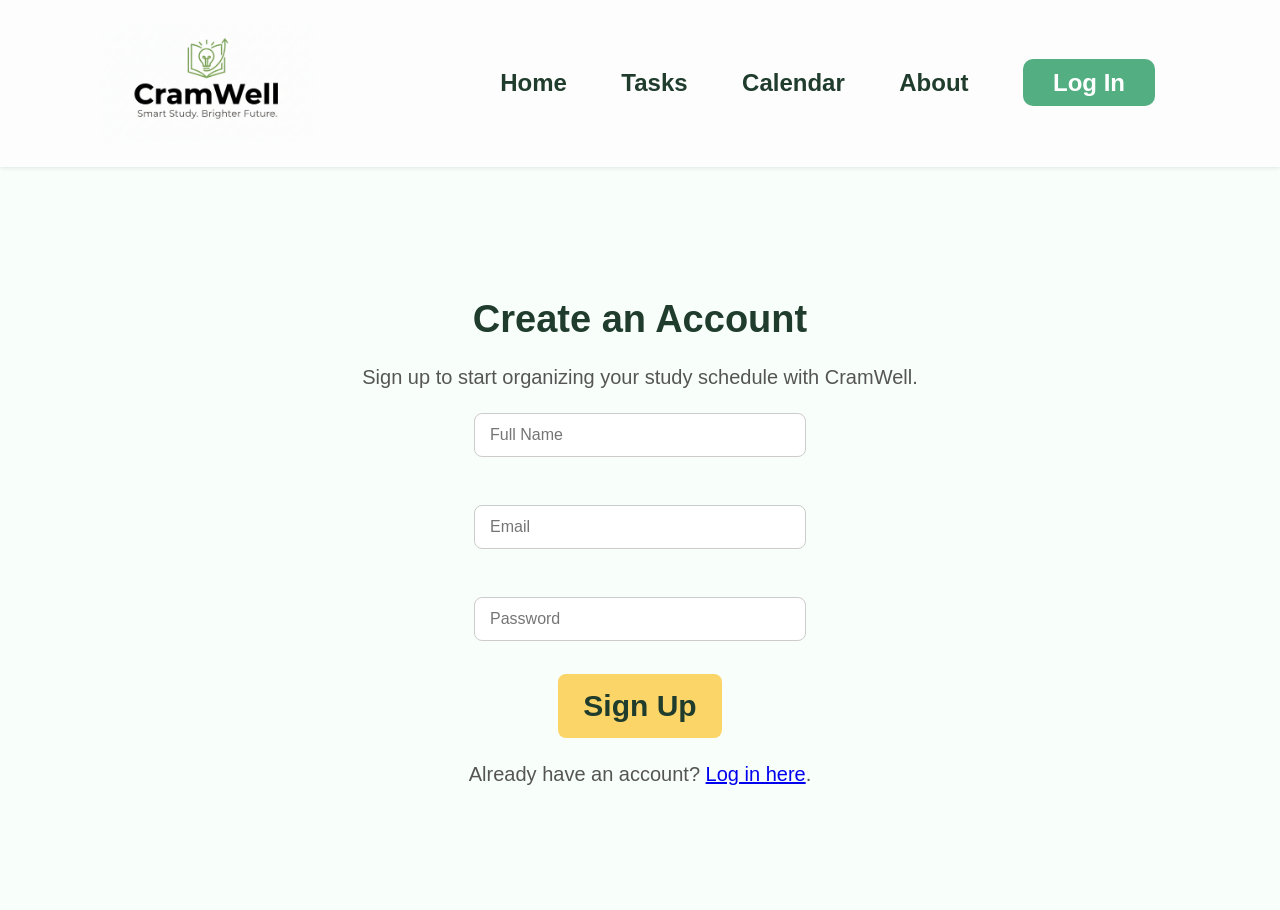
<file: loged-out/signup.html>
<!DOCTYPE html>
<html lang="en">
<head>
	<meta charset="UTF-8">
	<meta name="viewport" content="width=device-width, initial-scale=1.0">
	<title>CramWell | Sign Up</title>
	<link rel="stylesheet" href="../css/style.css">
</head>
<body>
	<header>
		<div class="logo">
			<img src="../image/cramWell.png" alt="CramWell Logo" style="width: 215px; height: auto;">
		</div>
		<nav>
			<a href="index.html">Home</a>
			<a href="tasks.html">Tasks</a>
			<a href="calendar.html">Calendar</a>
			<a href="about.html">About</a>
			<a href="login.html" class="login-btn">Log In</a>
		</nav>
	</header>

	<section class="content login-box">
		<h1>Create an Account</h1>
		<p>Sign up to start organizing your study schedule with CramWell.</p>
		<form id="signupForm">
			<input type="text" id="name" placeholder="Full Name" required><br>
			<input type="email" id="email" placeholder="Email" required><br>
			<input type="password" id="password" placeholder="Password" required><br>
			<button type="submit" class="btn">Sign Up</button>
		</form>
		<p>Already have an account? <a href="login.html">Log in here</a>.</p>
	</section>

	<script>
		document.getElementById("signupForm").addEventListener("submit", function(e) {
			e.preventDefault();

			let name = document.getElementById("name").value;
			let email = document.getElementById("email").value;
			let password = document.getElementById("password").value;

			localStorage.setItem("userEmail", email);
			localStorage.setItem("userPassword", password);
			localStorage.setItem("userName", name);

			alert("Sign up successful!");
			window.location.href = "login.html";
		});
	</script>
</body>
</html>
</file>
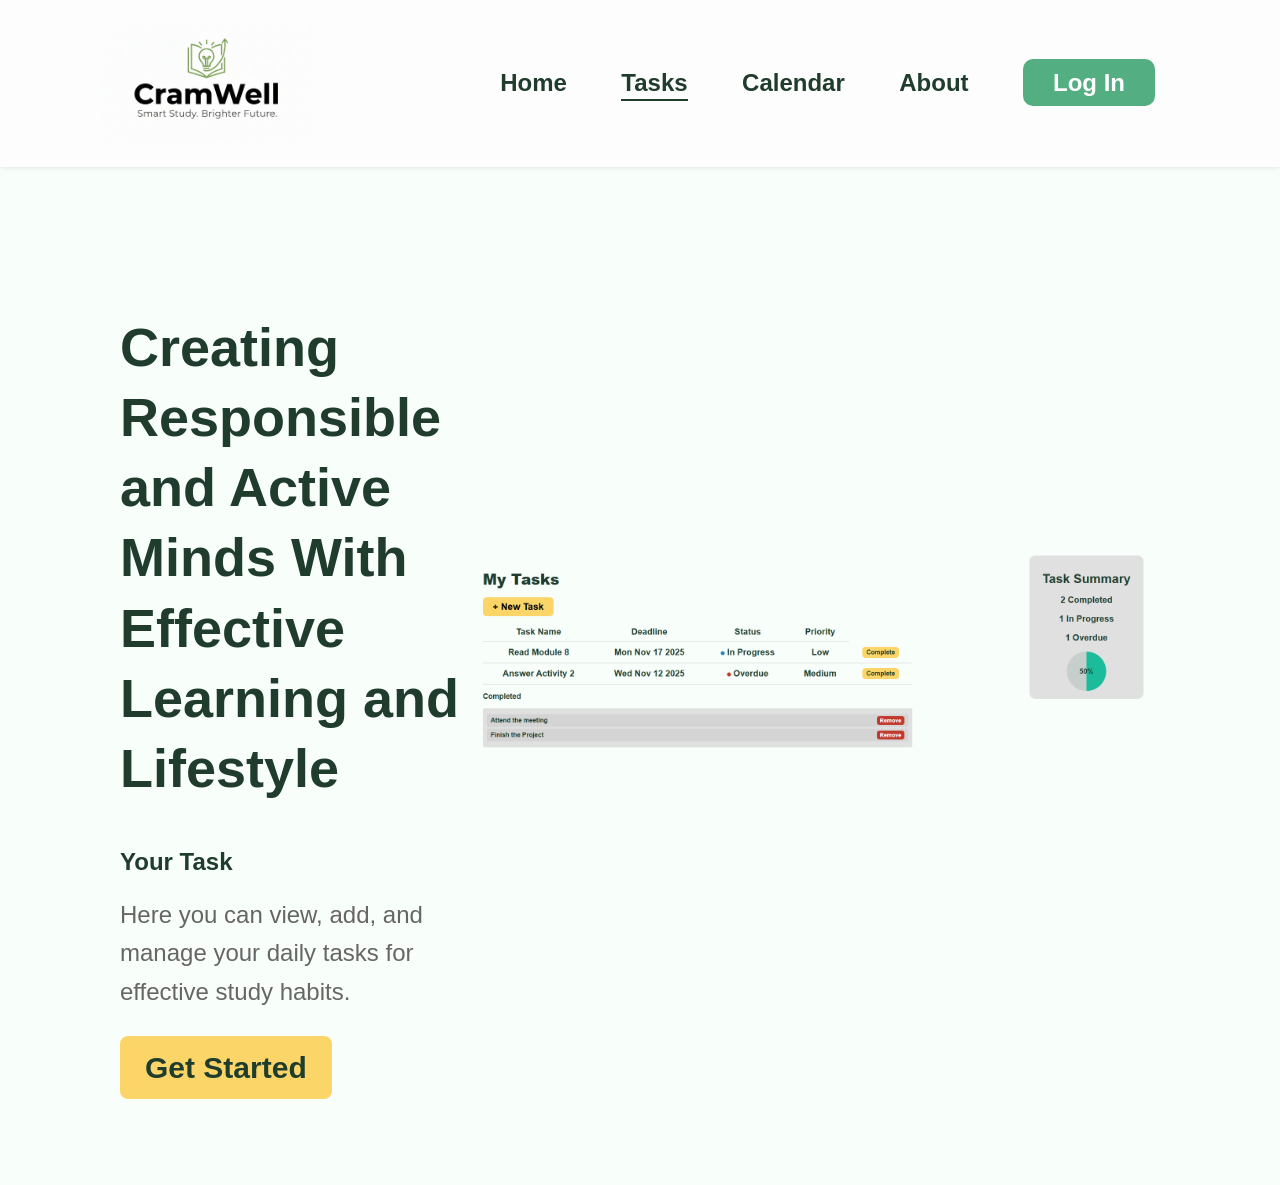
<file: loged-out/tasks.html>
<!DOCTYPE html>
<html lang="en">
<head>
	<title>CramWell | Tasks</title>
	<link rel="stylesheet" href="../css/style.css">
</head>
<body>
	<header>
		<div class="logo">
			<img src="../image/cramWell.png" alt="CramWell Logo" style="width: 215px; height: auto;">
		</div>
		<nav>
			<a href="index.html">Home</a>
			<a href="tasks.html" class="active">Tasks</a>
			<a href="calendar.html" >Calendar</a>
			<a href="about.html">About</a>
			<a href="login.html" class="login-btn">Log In</a>
		</nav>
	</header>

	<section class="main">
		<div class="text">
			<h1>Creating Responsible and Active Minds With Effective Learning and Lifestyle</h1>
			<h2>Your Task</h2>
			<p>Here you can view, add, and manage your daily tasks for effective study habits.</p>
			<a href="signup.html" class="btn">Get Started</a>

		</div>
		<div class="illustration2">
			<img src="../image/task.png" />
		</div>
	
</body>
</html>
</file>
<file: css/style.css>
/* ===== GLOBAL STYLES ===== */
body {
	margin: 0;
	font-family: "Poppins", sans-serif;
	background-color: #f8fefa;
	color: #1f3c2d;
}

/* ===== HEADER ===== */
header {
	display: flex;
	justify-content: space-between; 
	align-items: center;
	padding: 25px 100px;
	background-color: #fdfdfd;
	box-shadow: 0 1px 4px rgba(0, 0, 0, 0.1);
}

.logo img {
	display: block;
	width: 130px;
	height: auto;
}

nav a {
	position: relative;
	text-decoration: none;
	color: #1f3c2d;
	margin: 0 25px;
	font-weight: 600;
	font-size: 24px;
	transition: color 0.3s ease;
}

nav a::after {
	content: "";
	position: absolute;
	left: 0;
	bottom: -5px;
	width: 0;
	height: 2px;
	background-color: #1f3c2d;
	transition: width 0.3s ease;
}

nav a:hover::after {
	width: 100%;
}

nav a.active::after {
	width: 100%;
}

.login-btn {
	background-color: #53ae81;
	color: #ffffff;
	padding: 10px 30px;
	border-radius: 10px;
	font-weight: 700;
	font-size: 24px;
	text-decoration: none;
	transition: background-color 0.3s ease;
}

.login-btn:hover {
	background-color: #4a9b75;
}

/* ==== Login/SignUP ==== */
.login-box input {
	display: block;
	margin: 15px auto;
	padding: 12px 15px;
	width: 300px;
	font-size: 16px;
	border-radius: 8px;
	border: 1px solid #ccc;
}


/* ===== MAIN SECTION ===== */
.main {
	display: flex;
	align-items: center;
	justify-content: space-between;
	padding: 100px 120px;
}

.text {
	max-width: 1000px;
}

.text h1 {
	font-size: 54px;
	line-height: 1.3;
}

.text p {
	color: #666;
	margin: 20px 0 40px;
	font-size: 24px;
	line-height: 1.6;
}

.btn {
	background-color: #fbd568;
	border: none;
	padding: 15px 25px; /* smaller padding */
	border-radius: 8px;
	font-weight: 700;
	font-size: 30px; /* smaller text */
	cursor: pointer;
	color: #1f3c2d;
	text-decoration: none;
}


.btn:hover {
	background-color: #fddc63;
}

.illustration img {
	width: 450px;
	height: auto;
}

.illustration1 img {
	width: 600px;
}

.illustration2 img {
	width: 700px;
}

/* ===== CONTENT SECTIONS ===== */
.content {
	padding: 100px 120px;
	text-align: center;
}

.content h1 {
	font-size: 38px;
	margin-bottom: 15px;
}

.content p {
	font-size: 20px;
	color: #555;
	line-height: 1.6;
}

/* ===== TASK PAGE ===== */
.task-container {
	display: flex;
	justify-content: space-between;
	align-items: flex-start;
	padding: 60px 120px;
}

.task-list {
	width: 65%;
}

.task-list h2 {
	font-size: 38px;
	font-weight: 800;
	margin-bottom: 20px;
}

.new-task {
	background-color: #fbd568;
	border: none;
	padding: 10px 25px;
	border-radius: 10px;
	cursor: pointer;
	font-weight: 700;
	margin: 15px 0;
	font-size: 24px;
}

.new-task:hover {
	background-color: #fddc63;
}

table {
	width: 100%;
	border-collapse: collapse;
	margin-bottom: 20px;
}

th, td {
	padding: 12px;
	text-align: center;
	border-bottom: 1px solid #ccc;
	font-size: 22px;
	font-weight: 700;
}

.dot {
	height: 10px;
	width: 10px;
	border-radius: 50%;
	display: inline-block;
	margin-right: 6px;
}

.dot.red { background-color: #c0392b; }
.dot.blue { background-color: #2980b9; }

.completed-box {
	background-color: #e0e0e0;
	padding: 10px;
	border-radius: 5px;
	min-height: 50px;
}

.completed-box p {
	font-size: 24px;
	font-weight: 700;
	margin: 5px 0;
}

.completed-item {
	display: flex;
	justify-content: space-between;
	align-items: center;
	margin: 5px 0;
	padding: 5px 10px;
	background-color: #d4d4d4;
	border-radius: 5px;
}

.completed-item span {
	font-weight: 700;
	font-size: 16px;
}

.complete-btn {
	background-color: #fbd568;
	border: none;
	padding: 5px 10px;
	border-radius: 8px;
	cursor: pointer;
	font-weight: 700;
	color: #1f3c2d;
	font-size: 16px;
	transition: 0.2s;
}

.complete-btn:hover {
	background-color: #fddc63;
}

.remove-btn {
	background-color: #c0392b;  
	color: #fff;
	border: none;
	padding: 3px 8px;
	border-radius: 6px;
	cursor: pointer;
	font-weight: bold;
	font-size: 14px;
	transition: 0.2s;
}

.remove-btn:hover {
	background-color: #e74c3c;  
}

.summary-box {
	background-color: #e0e0e0;
	padding: 20px;
	border-radius: 15px;
	width: 250px;
	text-align: center;
}

.summary-box p, .summary-box span {
	font-size: 22px;
	font-weight: 700;
	text-align: center;
}

.circle {
	width: 100px;
	height: 100px;
	border-radius: 50%;
	background: conic-gradient(#1abc9c 0% 0%, #c7d0cc 0% 100%);
	display: flex;
	align-items: center;
	justify-content: center;
	font-weight: bold;
	font-size: 18px;
	margin: 0 auto; 
}

/* ===== MODAL ===== */
.modal {
	display: none;
	position: fixed;
	top: 0; left: 0;
	width: 100%; height: 100%;
	background: rgba(0,0,0,0.4);
	align-items: center;
	justify-content: center;
}

.modal-content {
	background: #fff;
	padding: 30px;
	border-radius: 10px;
	display: flex;
	flex-direction: column;
	gap: 10px;
	width: 300px;
}

.modal-content input, 
.modal-content select {
	padding: 8px;
	font-size: 14px;
	border: 1px solid #ccc;
	border-radius: 6px;
}

.modal-content button {
	background-color: #53ae81;
	color: #fff;
	padding: 8px;
	border: none;
	border-radius: 8px;
	cursor: pointer;
}

/* ===== ABOUT PAGE ===== */
.why-choose {
	padding: 100px 120px;
	text-align: center;
	background-color: #fff9e6;
	border-radius: 20px;
	margin: 80px auto;
	max-width: 1000px;
}

.why-choose h1 {
	font-size: 38px;
	margin-bottom: 40px;
}

.features {
	display: flex;
	justify-content: center;
	gap: 40px;
}

.feature {
	background-color: #ffffff;
	border-radius: 15px;
	padding: 30px 25px;
	width: 250px;
	box-shadow: 0 2px 8px rgba(0, 0, 0, 0.1);
}

.feature img {
	width: 60px;
	margin-bottom: 15px;
}

.feature h3 {
	font-size: 20px;
	margin-bottom: 10px;
}

.feature p {
	font-size: 16px;
	color: #555;
}

/* ===== TEAM SECTION ===== */
.team {
	padding: 100px 120px;
	text-align: center;
}

.team h1 {
	font-size: 38px;
	margin-bottom: 40px;
}

.members {
	display: flex;
	justify-content: center;
	gap: 60px;
}

.member {
	text-align: center;
}

.avatar {
	width: 120px;
	height: 120px;
	background-color: #d9d9d9;
	border-radius: 50%;
	margin: 0 auto 15px;
}

/* ===== PERSONALIZED USERNAME ===== */
#userName {
	font-weight: bold;
	color: #1f3c2d;
	font-size: 25px;
}


/* ====== CALENDAR =======*/

.calendar-container {
      display: flex;
      justify-content: center; /* centers the whole container horizontally */
      align-items: center;     /* vertically centers calendar and event box */
      gap: 40px;               /* horizontal space between calendar and event box */
      margin-top: 30px;
      flex-wrap: wrap;
    }
    #calendar {
      display: grid;
      grid-template-columns: repeat(7, 1fr);
      gap: 6px;
      width: 560px;
    }
    .day {
      background: #fff;
      border: 1px solid #ccc;
      padding: 6px;
      min-height: 55px;
      width: 80px;
      cursor: pointer;
      border-radius: 10px;
      text-align: center;
      transition: 0.3s;
      word-wrap: break-word;
    }
    .day:hover { background-color: #e8f5e9; }
    .current-day { background-color: #b7f5b7; font-weight: bold; }
    .event {
      background-color: #d4edda;
      padding: 3px;
      border-radius: 4px;
      margin-top: 3px;
      font-size: 11px;
    }
    .done { text-decoration: line-through; color: gray; }
    .event-box {
      background-color: #fff;
      padding: 20px;
      border-radius: 15px;
      box-shadow: 0 2px 6px rgba(0,0,0,0.1);
      width: 280px;
      text-align: left;
      margin-left: 150px;
    }
    #eventForm { display: flex; flex-direction: column; gap: 8px; }
    #eventForm input, #eventForm textarea {
      padding: 6px;
      border-radius: 6px;
      border: 1px solid #ccc;
      font-size: 14px;
    }
    #eventForm button {
      background-color: #53ae81;
      color: white;
      border: none;
      border-radius: 6px;
      padding: 8px;
      cursor: pointer;
    }
    #eventForm button:hover { background-color: #4a9b75; }
    #eventList { margin-top: 15px; font-size: 14px; }
    .event-item {
      background: #fff;
      padding: 10px;
      margin-bottom: 8px;
      border-radius: 8px;
      box-shadow: 0 2px 4px rgba(0,0,0,0.1);
    }
    .note { font-size: 12px; color: #555; }
    .month-nav {
      display: flex;
      justify-content: center;
      align-items: center;
      gap: 15px;
      margin-bottom: 15px;
    }
    .month-nav button {
      background: #53ae81;
      color: white;
      border: none;
      border-radius: 6px;
      font-size: 18px;
      padding: 5px 10px;
      cursor: pointer;
      transition: background 0.3s;
    }
    .month-nav button:hover { background: #4a9b75; 
	}
</file>
